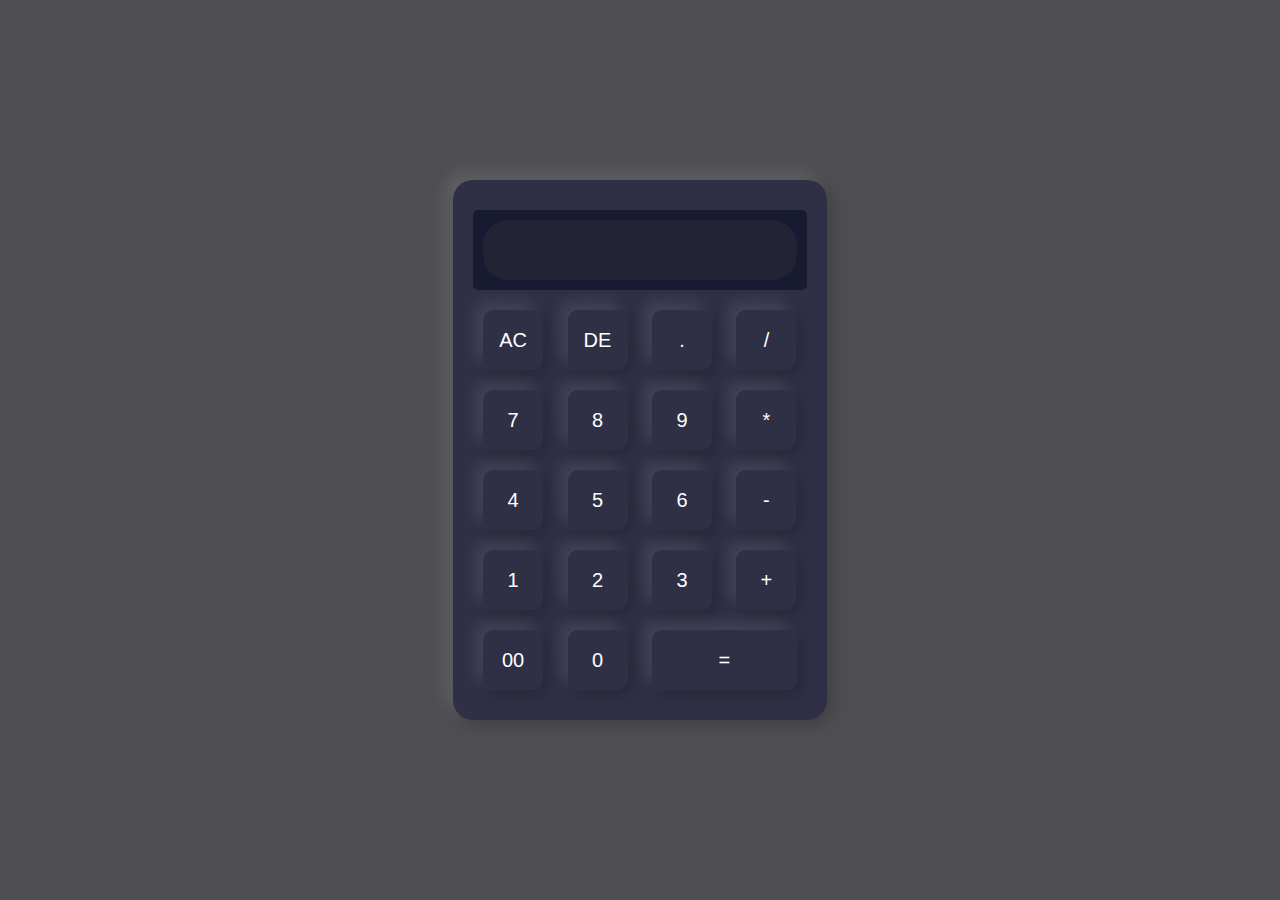
<file: Calculator/index.html>
<!DOCTYPE html>
<html lang="en">
  <head>
    <meta charset="UTF-8" />
    <meta name="viewport" content="width=device-width, initial-scale=1.0" />
    <title>Calculator</title>
    <link rel="stylesheet" href="styles.css" />
  </head>
  <body>
    <div class="container">
        <div class="calculator">
            <form>
                <div class="display">
                    <input type="text" name="display">
                </div>
                <div>
                    <input type="button" value="AC" onclick=" display.value= '' ">
                    <input type="button" value="DE" onclick=" display.value= display.value.toString().slice(0,-1) ">
                    <input type="button" value="." onclick=" display.value+= '.' ">
                    <input type="button" value="/" onclick=" display.value+= '/' ">
                </div>
                <div>
                    <input type="button" value="7" onclick=" display.value+= '7' ">
                    <input type="button" value="8" onclick=" display.value+= '8' ">
                    <input type="button" value="9" onclick=" display.value+= '9' ">
                    <input type="button" value="*" onclick=" display.value+= '*' ">
                </div>
                <div>
                    <input type="button" value="4" onclick=" display.value+= '4' ">
                    <input type="button" value="5" onclick=" display.value+= '5' ">
                    <input type="button" value="6" onclick=" display.value+= '6' ">
                    <input type="button" value="-" onclick=" display.value+= '-' ">
                </div>
                <div>
                    <input type="button" value="1" onclick=" display.value+= '1' ">
                    <input type="button" value="2" onclick=" display.value+= '2' ">
                    <input type="button" value="3" onclick=" display.value+= '3' ">
                    <input type="button" value="+" onclick=" display.value+= '+' ">
                </div>
                <div>
                    <input type="button" value="00" onclick=" display.value+= '00' ">
                    <input type="button" value="0" onclick=" display.value+= '0' ">
                    <input type="button" value="=" onclick=" display.value= eval(display.value)" class="equal">
                </div>
            </form>
        </div>
    </div>
  </body>
</html>
</file>
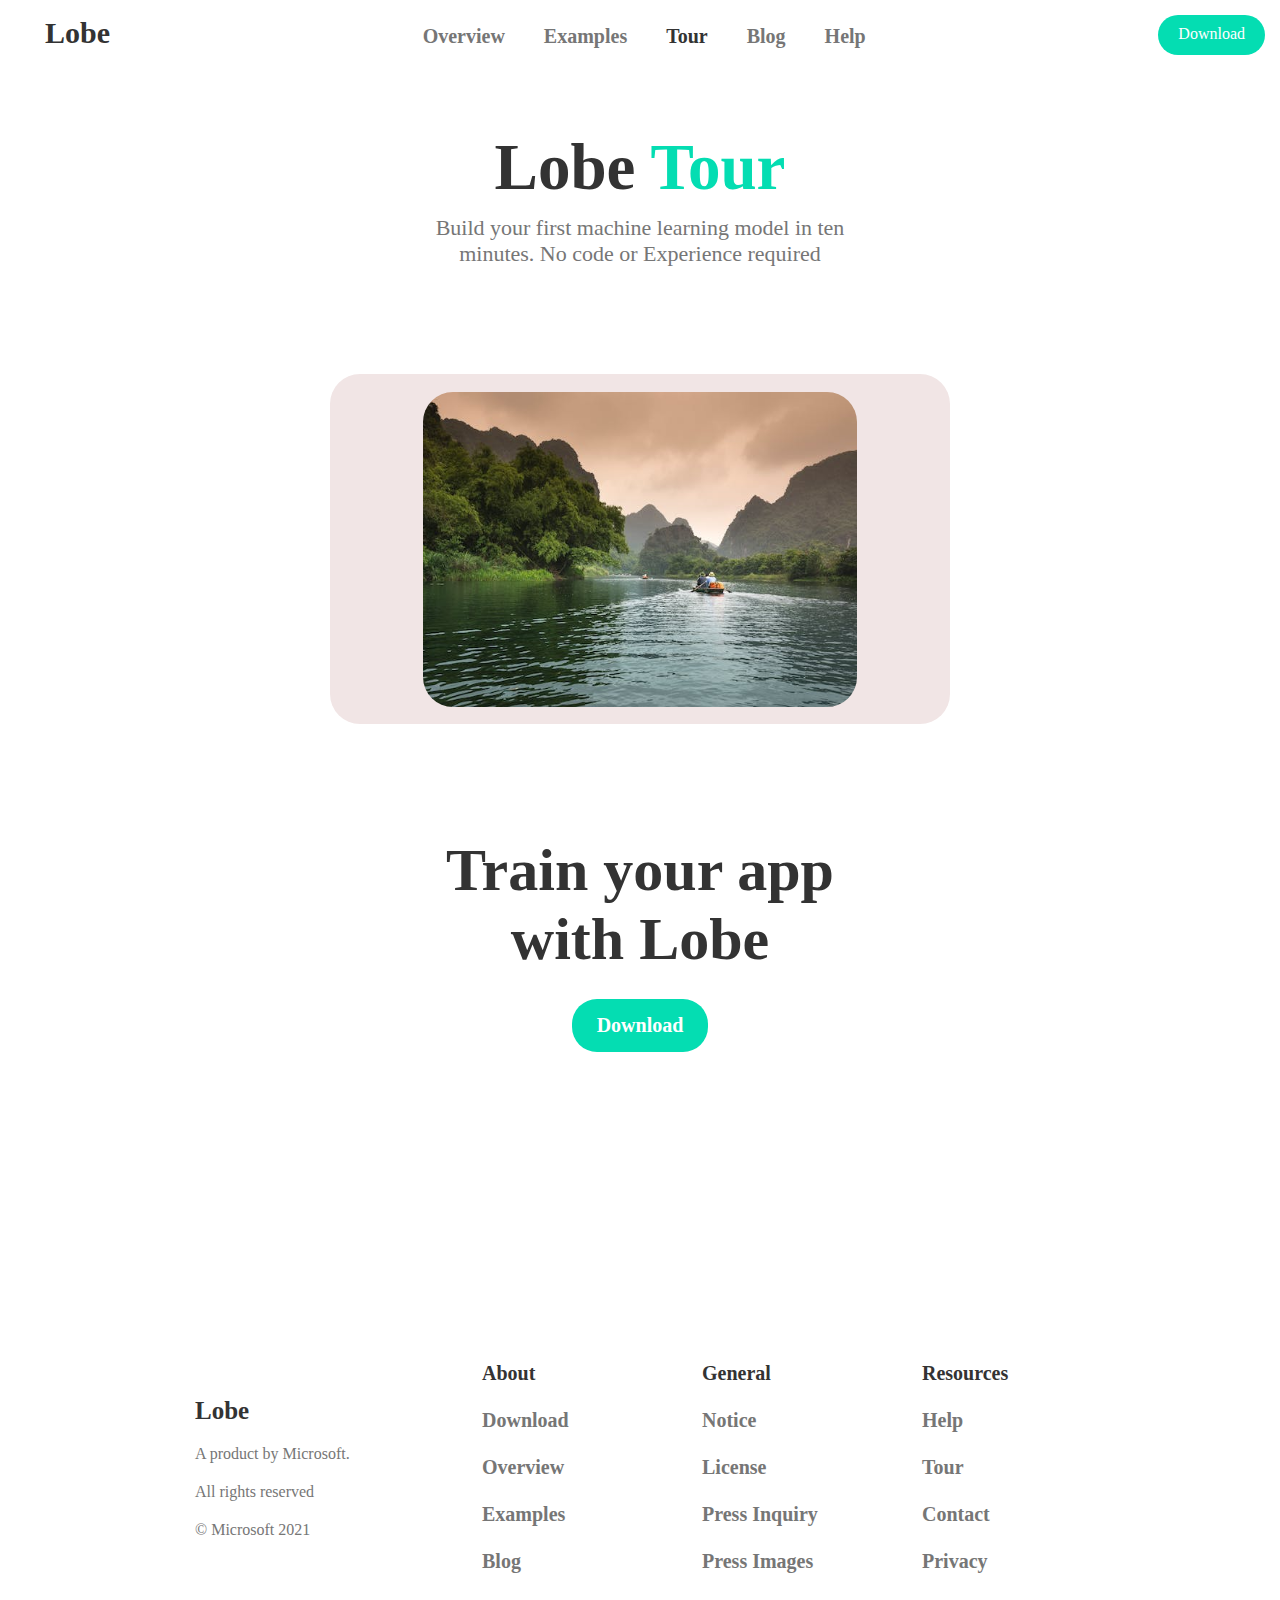
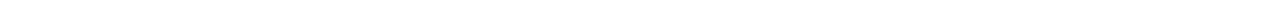
<file: Lobe Tour Page/index.html>
<!DOCTYPE html>
<html lang="en">
  <head>
    <meta charset="UTF-8" />
    <meta name="viewport" content="width=device-width, initial-scale=1.0" />
    <title>Lobe Tour</title>
    <link rel="stylesheet" href="style.css" />
  </head>
  <body>
    <header>
      <nav class="navbar">
        <a href="" class="logo">Lobe</a>
        <ul>
          <a href="#" class="up-btn">Overview</a>
          <a href="#" class="up-btn">Examples</a>
          <a href="#" class="up-btn" style="color: #333;">Tour</a>
          <a href="#" class="up-btn">Blog</a>
          <a href="#" class="up-btn">Help</a>
        </ul>
        <a href="#" id="download">Download</a>
      </nav>
    </header>
    <main class="main">
      <div class="title">
        <h1>Lobe <span style="color: #04ddb2;">Tour</span></h1>
      <p style="margin-top: 10px;">
        Build your first machine learning model in ten</p>
        <p style="margin-bottom: 35px;">minutes. No code or
        Experience required</p>
    </div>
      <div class="image">
        <div class="cont">
          <img src="tour.jpg" class="img" />
        </div>
      </div>
      <div class="tit2">
        <h1>Train your app</h1>
        <h1>with Lobe</h1>
        <a href="" class="down2">Download</a>
      </div>
    </main>
    <footer class="foot">
      <ul class="down" id="down1">
        <span class="npc" id="lobefoot">Lobe</span>
        <span class="npc">A product by Microsoft.</span>
        <span class="npc">All rights reserved</span>
        <span class="npc">&#169; Microsoft 2021 </span>
      </ul>
      <ul class="down">
        <a href="#" class="npc2">About</a>
        <a href="#" class="work">Download</a>
        <a href="#" class="work">Overview</a>
        <a href="#" class="work">Examples</a>
        <a href="#" class="work">Blog</a>
      </ul>
      <ul class="down">
        <a href="#" class="npc2">General</a>
        <a href="#" class="work">Notice</a>
        <a href="#" class="work">License</a>
        <a href="#" class="work">Press Inquiry</a>
        <a href="#" class="work">Press Images</a>
      </ul>
      <ul class="down">
        <a href="#" class="npc2">Resources</a>
        <a href="#" class="work">Help</a>
        <a href="#" class="work">Tour</a>
        <a href="#" class="work">Contact</a>
        <a href="#" class="work">Privacy</a>
      </ul>
    </footer>
  </body>
</html>
</file>
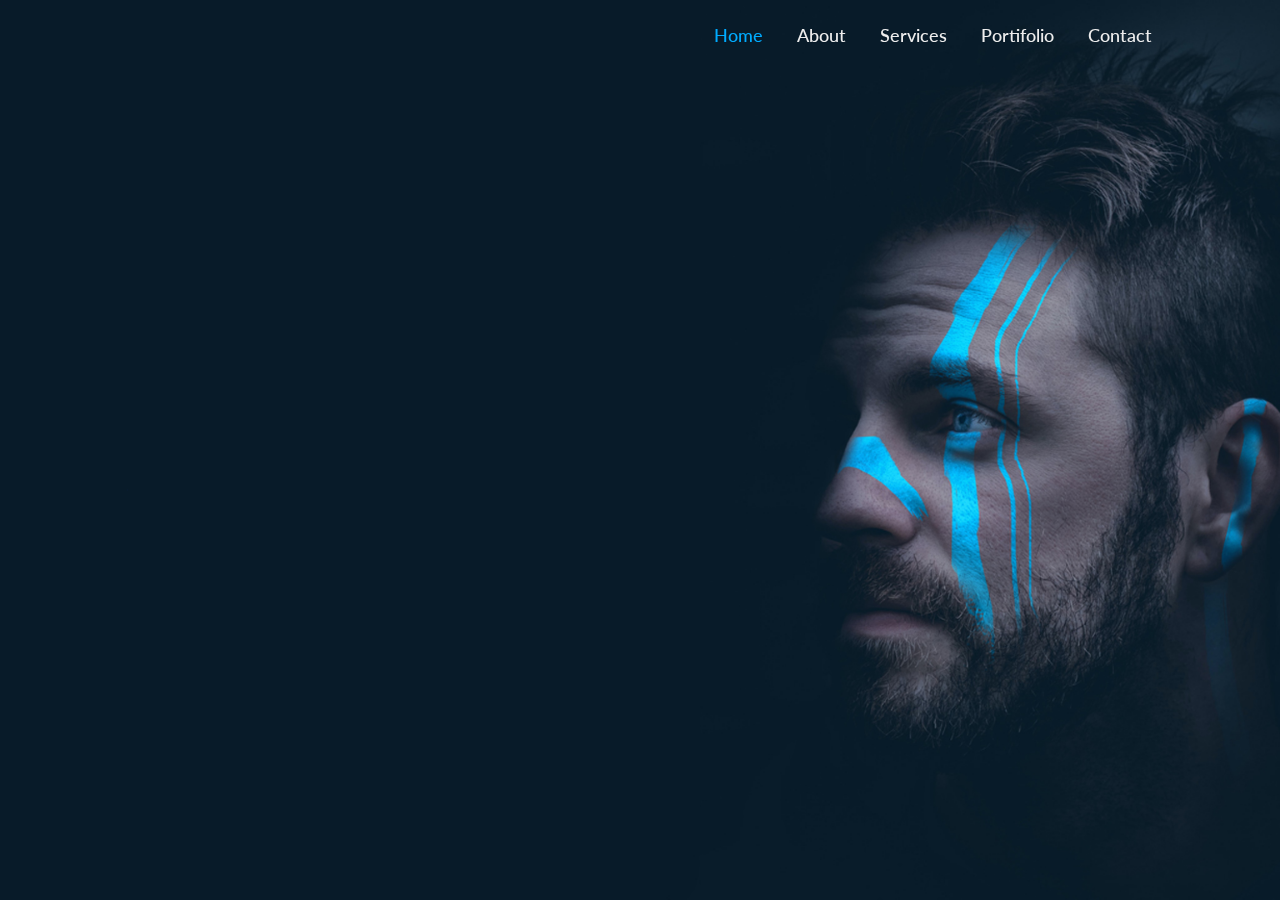
<file: Portifolio1/Index.htm>
<!DOCTYPE html>
<html lang="en">
  <head>
    <meta charset="UTF-8" />
    <meta name="viewport" content="width=device-width, initial-scale=1.0" />
    <title>Portifolio</title>
    <link rel="stylesheet" href="Css/style.css" />
    <link href='https://unpkg.com/boxicons@2.1.4/css/boxicons.min.css' rel='stylesheet'>
  </head>
  <body>
    <header class="header">
      <a href="#" class="logo">Talha.</a>
      <nav>
        <ul>
          <li><a href="#" class="active">Home</a></li>
          <li><a href="#">About</a></li>
          <li><a href="#">Services</a></li>
          <li><a href="#">Portifolio</a></li>
          <li><a href="#">Contact</a></li>
        </ul>
      </nav>
    </header>

    <section class="home">
      <div class="home-content">
        <h1>Hi, I'm Talha Azhar</h1>
        <h3>Frontend Developer</h3>
        <p>
          Lorem ipsum dolor sit amet consectetur adipisicing elit. Debitis
          reiciendis molestias ullam ratione, ipsam temporibus totam corrupti
          autem, eius corporis est accusamus quibusdam animi! Assumenda,
          possimus sunt.
        </p>
        <div class="btn">
          <a href="#">Hire Me</a>
          <a href="#">Let's Talk</a>
        </div>
      </div>
      <div class="home-sci">
        <a href="#"><i class='bx bxl-facebook'></i></a>
        <a href="#"><i class='bx bxl-instagram'></i></a>
        <a href="#"><i class='bx bxl-linkedin' ></i></a>
      </div>
    </section>
  </body>
</html>
</file>
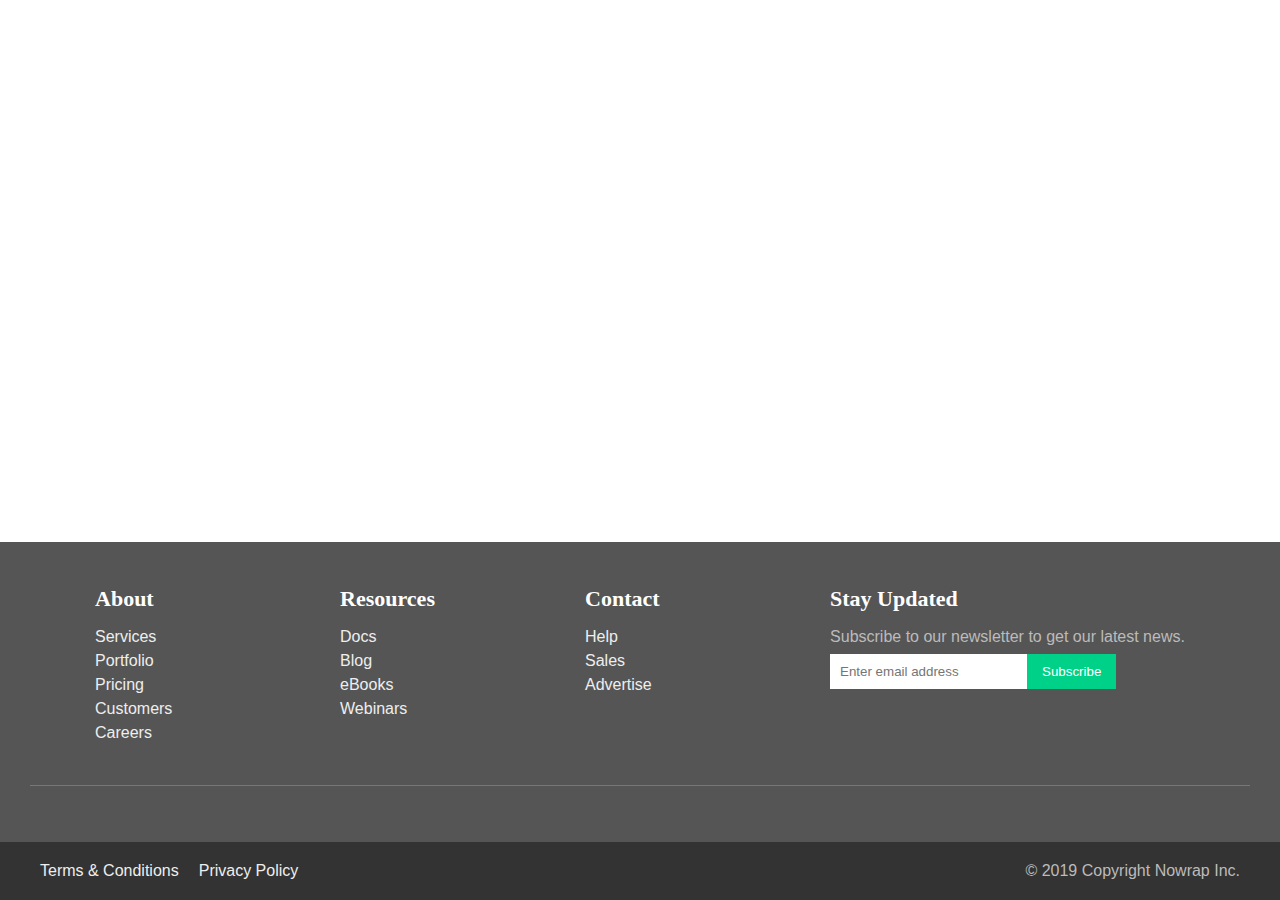
<file: Footer/demo.html>
<!DOCTYPE html>
<html lang="en">
  <head>
    <meta charset="UTF-8" />
    <meta name="viewport" content="width=device-width, initial-scale=1.0" />
    <title>Document</title>
    <link rel="stylesheet" href="style.css" />
  </head>
  <body>
    <div class="container"></div>
    <footer>
      <!-- Footer Main -->
      <section class="ft-main">
        <div class="ft-main-item">
          <h1 class="ft-title">About</h1>
          <ul>
            <li><a href="#">Services</a></li>
            <li><a href="#">Portfolio</a></li>
            <li><a href="#">Pricing</a></li>
            <li><a href="#">Customers</a></li>
            <li><a href="#">Careers</a></li>
          </ul>
        </div>
        <div class="ft-main-item">
          <h1 class="ft-title">Resources</h1>
          <ul>
            <li><a href="#">Docs</a></li>
            <li><a href="#">Blog</a></li>
            <li><a href="#">eBooks</a></li>
            <li><a href="#">Webinars</a></li>
          </ul>
        </div>
        <div class="ft-main-item">
          <h1 class="ft-title">Contact</h1>
          <ul>
            <li><a href="#">Help</a></li>
            <li><a href="#">Sales</a></li>
            <li><a href="#">Advertise</a></li>
          </ul>
        </div>
        <div class="ft-main-item">
          <h2 class="ft-title">Stay Updated</h2>
          <p>Subscribe to our newsletter to get our latest news.</p>
          <form>
            <input
              type="email"
              name="email"
              placeholder="Enter email address"
            />
            <input type="submit" value="Subscribe" />
          </form>
        </div>
      </section>

      <!--Footer Social-->
      <section class="ft-social">
        <ul class="ft-social-list">
          <li>
            <a href="#"><i class="fab fa-facebook"></i></a>
          </li>
          <li>
            <a href="#"><i class="fab fa-twitter"></i></a>
          </li>
          <li>
            <a href="#"><i class="fab fa-instagram"></i></a>
          </li>
          <li>
            <a href="#"><i class="fab fa-github"></i></a>
          </li>
          <li>
            <a href="#"><i class="fab fa-linkedin"></i></a>
          </li>
          <li>
            <a href="#"><i class="fab fa-youtube"></i></a>
          </li>
        </ul>
      </section>

      <!-- Footer Legal -->
      <section class="ft-legal">
        <ul class="ft-legal-list">
          <li><a href="#">Terms &amp; Conditions</a></li>
          <li><a href="#">Privacy Policy</a></li>
          <li>&copy; 2019 Copyright Nowrap Inc.</li>
        </ul>
      </section>
    </footer>
  </body>
</html>
</file>
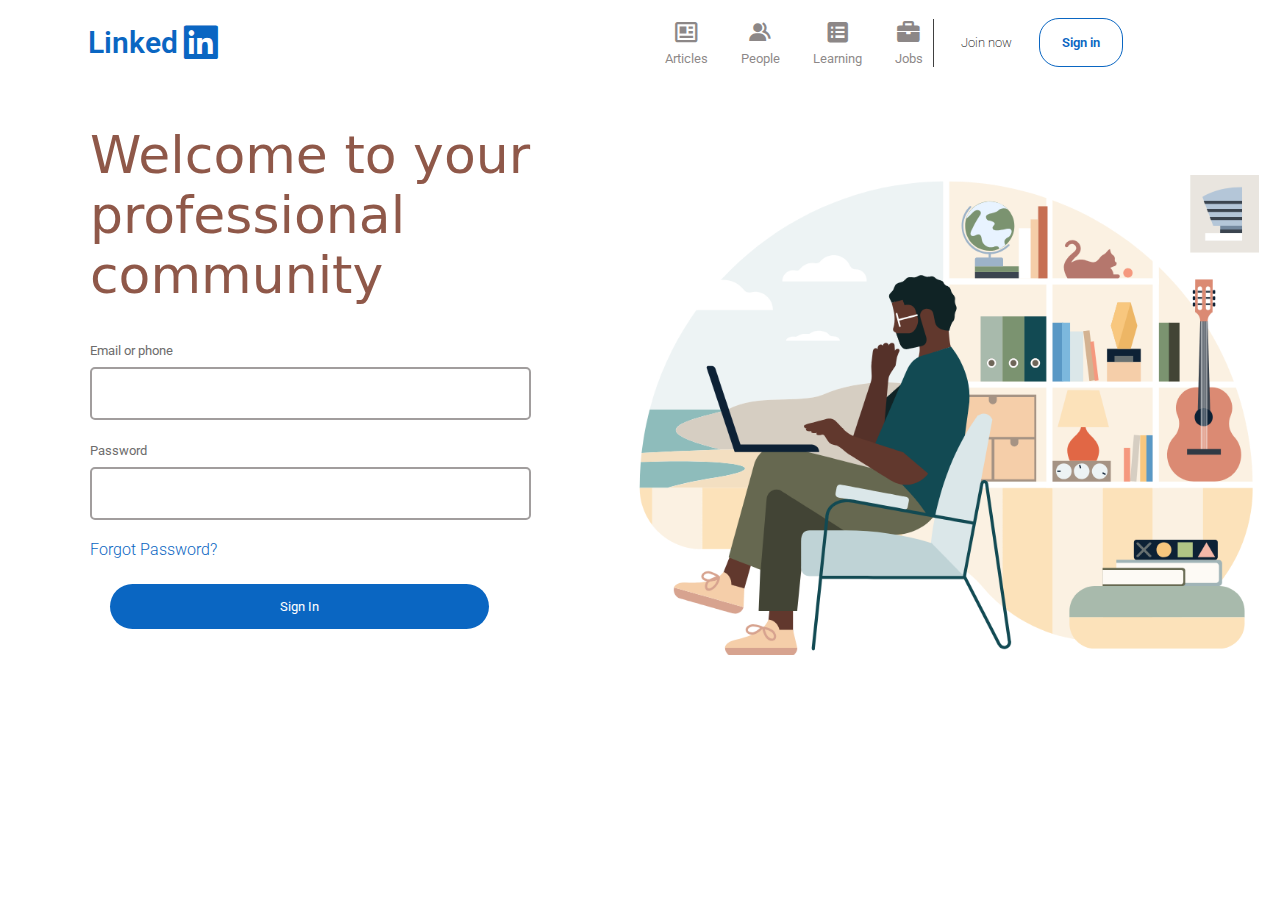
<file: lindkedIn Sign In/LinkedIn.html>
<!DOCTYPE html>
<html lang="en">
  <head>
    <meta charset="UTF-8" />
    <meta name="viewport" content="width=device-width, initial-scale=1.0" />
    <title>LinkedIn: Log In or Sign Up</title>

    <link rel="stylesheet" href="styles.css" />
    <link rel="stylesheet"
    href="https://unpkg.com/boxicons@latest/css/boxicons.min.css">
  </head>
  <body class="body">
    <nav class="header">
      <div class="logo">Linked<i class="bx bxl-linkedin-square"></i></div>
      <div class="right">
        <ul>
          <li><a href="#"><i class="bx bx-news"></i><br>Articles</a></li>
          <li><a href="#"><i class="bx bxs-group"></i><br>People</a></li>
          <li><a href="#"><i class="bx bxs-spreadsheet"></i><br>Learning</a></li>
          <li><a href="#"><i class="bx bxs-briefcase"></i><br>Jobs</a></li>
        </ul>
        <button class="btn" id="btn1">Join now</button>
        <button class="btn" id="btn2">Sign in</button>
      </div>
    </nav>
    <div class="main">
      <div class="main-content">
        <h1>Welcome to your professional community</h1>
        <form>
          <label for="EorP" class="up">Email or phone</label><br />
          <input type="email" id="EorP" name="EorP"/><br />
          <label for="Password" class="up">Password</label><br />
          <input type="password" id="password" name="password" /><br />
          <a href="#">Forgot Password?</a>
          <br />
          <button>Sign In</button>
        </form>
      </div>
      <div class="main-img">
        <img src="man-svg.png" alt="" />
      </div>
    </div>
  </body>
</html>
</file>
<file: Calculator/styles.css>
* {
  margin: 0;
  padding: 0;
  box-sizing: border-box;
  font-family: sans-serif;
}

.container {
  width: 100%;
  height: 100vh;
  display: flex;
  align-items: center;
  justify-content: center;
  background-color: #4f4f53;
}

.calculator {
  background: #2f3046;
  padding: 20px;
  border-radius: 20px;
  box-shadow: -8px -8px 15px rgba(255, 255, 255, 0.1),
  5px 5px 15px rgba(0, 0, 0, 0.2);
}

.calculator form input {
  border: 0;
  outline: 0;
  width: 60px;
  height: 60px;
  background-color: transparent;
  border-radius: 10px;
  box-shadow: -8px -8px 15px rgba(255, 255, 255, 0.1),
    5px 5px 15px rgba(0, 0, 0, 0.2);
  color: #fff;
  font-size: 20px;
  cursor: pointer;
  margin: 10px;
}

form .display {
  display: flex;
  justify-content: end;
  margin: 10px 0;
  background-color: #181a31;
  border-radius: 5px;
}

form .display input {
  text-align: end;
  flex: 1;
  box-shadow: none;
  font-size: 25px;
  background-color: #222335;
  padding: 0px 10px;
  border-radius: 25px;
}

form input.equal {
    width: 145px;
}
</file>
<file: Lobe Tour Page/style.css>
* {
  margin: 0;
  padding: 0;
  box-sizing: border-box;
}

.navbar {
  display: flex;
  justify-content: space-between;
  width: 100%;
  height: 70px;
}

.navbar .logo {
  text-decoration: none;
  padding: 16px 0 0 45px;
  color: #333;
  font-size: 30px;
  font-weight: 800;
}

.navbar #download {
  text-decoration: none;
  margin: 15px;
  padding: 10px 20px;
  color: #fff;
  background-color: #04ddb2;
  border-radius: 25px;
  transition: 0.3s;
}

.navbar #download:hover
{
  scale: 1.2;
}

.navbar ul {
  display: inline;
  margin-top: 25px;
}

ul a {
  text-decoration: none;
  color: #767676;
  font-size: 20px;
  font-weight: 600;
  margin-left: 35px;
  transition: 0.5s;
  position: relative;
}

ul .up-btn:hover {
  color: #333;
  scale: 1.2;
}

.main {
  display: flex;
  flex-direction: column;
  align-items: center;
  height: 140vh;
  width: 100%;
}

.title {
  display: flex;
  flex-direction: column;
  align-items: center;
  margin-top: 60px;
}

.title > h1 {
  color: #333;
  font-size: 65px;
}

.title > p {
  font-size: 22px;
  color: #767676;
}

.image {
  display: flex;
  justify-content: center;
  align-items: center;
  width: 100%;
  height: 100%;
}

.image .cont {
  display: flex;
  justify-content: center;
  align-items: center;
  width: 620px;
  height: 350px;
  border-radius: 30px;
  background-color: #f1e5e5;
}

.image .img {
  width: 70%;
  height: 90%;
  border-radius: 30px;
}

.tit2 {
  display: flex;
  flex-direction: column;
  align-items: center;
  height: 100%;
  margin-top: 40px;
}

.tit2 > h1 {
  font-size: 60px;
  color: #333;
}

.down2 {
  text-decoration: none;
  margin: 25px;
  padding: 15px 25px;
  font-size: 20px;
  font-weight: 600;
  color: #fff;
  background-color: #04ddb2;
  border-radius: 25px;
  transition: 0.5s;
}

.down2:hover
{
  scale: 1.1;
}

.foot {
  display: flex;
  flex-wrap: wrap;
  justify-content: center;
  width: 100%;
  height: 100%;
}

.down {
  display: flex;
  align-items: start;
  flex-direction: column;
  width: 220px;
  margin-top: 20px;
  margin-bottom: 35px;
}

#down1 {
  display: flex;
  justify-content: center;
  width: 250px;
  margin-top: 20px;
}

#down1 .npc {
  margin: 10px;
  color: #767676;
  cursor: default;
}

#down1 #lobefoot {
  color: #333;
  font-size: 25px;
  font-weight: 600;
}

.npc2 {
  padding: 12px;
  color: #333;
  cursor: default;
}

.down .work {
  padding: 12px;
  transition: 0.5s;
}

ul .work:hover
{
  scale: 1.1;
}
</file>
<file: Portifolio1/Css/style.css>
@import url("https://fonts.googleapis.com/css2?family=Lato:ital@1&display=swap");
* {
  margin: 0;
  padding: 0;
  box-sizing: border-box;
  font-family: "Lato", sans-serif;
}

.header {
  position: fixed;
  top: 0;
  left: 0;
  width: 100%;
  padding: 20px 10%;
  display: flex;
  justify-content: space-between;
  align-items: center;
  z-index: 100;
}

.logo {
  font-size: 25px;
  color: #ededed;
  text-decoration: none;
  font-weight: 600;
  position: relative;
  
}

.logo::before{
  content: '';
  top: 0;
  right: 0;
  width: 100%;
  height: 100%;
  position: absolute;
  background: #081b29;
  animation: showLeft 1s ease forwards;
  animation-delay: .4s;
}

body {
 
  color: #ededed;
  font-family: "Lato", sans-serif;
}

ul li {
  display: inline;
}

ul li a {
  text-decoration: none;
  color: #ededed;
  font-size: 18px;
  font-weight: 500;
  margin-left: 30px;
  transition: 0.5s;
}

ul li a:hover,
ul li a.active {
  color: #00abfe;
}

.home {
  display: flex;
  height: 100vh;
  background: url(home.jpg) no-repeat;
  background-size: cover;
  background-position: center;
  align-items: center;
  padding: 0 10%;
}

.home-content {
  max-width: 600px;
}

.home-content h1 {
  position: relative;
  font-size: 56px;
  font-weight: 700;
  line-height: 1.2;
}

.home-content h1::before{
  content: '';
  top: 0;
  right: 0;
  width: 100%;
  height: 100%;
  position: absolute;
  background: #081b29;
  animation: showLeft 1s ease forwards;
  animation-delay: 0.8s;
}

.home-content h3 {
  position: relative;
  font-size: 32px;
  font-weight: 700;
  color: #00abf0;
}

.home-content h3::before{
  content: '';
  top: 0;
  right: 0;
  width: 100%;
  height: 100%;
  position: absolute;
  background: #081b29;
  animation: showLeft 1s ease forwards;
  animation-delay: 1s;
}

.home-content p {
  position: relative;
  font-size: 16px;
  padding: 20px 0 40px;
}

.home-content p::before{
  content: '';
  top: 0;
  right: 0;
  width: 100%;
  height: 100%;
  position: absolute;
  background: #081b29;
  animation: showLeft 1s ease forwards;
  animation-delay: 1.2s;
}

.btn {
  position: relative;
  display: flex;
  justify-content: space-between;
  width: 345px;
  height: 50px;
}

 .btn::before{
  content: '';
  top: 0;
  right: 0;
  width: 100%;
  height: 100%;
  position: absolute;
  background: #081b29;
  animation: showLeft 1s ease forwards;
  animation-delay: 1.4s;
  z-index: 2;
}

.btn a {
  position: relative;
  display: inline-flex;
  justify-content: center;
  align-items: center;
  width: 150px;
  height: 100%;
  background: #00abf0;
  border: 2px solid #00abf0;
  border-radius: 8px;
  color: #081b29;
  text-decoration: none;
  font-weight: 600;
  font-size: 20px;
  letter-spacing: 1px;
  z-index: 1;
  overflow: hidden;
  transition: 0.5s;
}

.btn a:nth-child(2) {
  background: transparent;
  color: #00abf0;
}
.btn a:nth-child(2)::before {
  background: #00abf0;
}
.btn a:nth-child(2):hover {
  color: #081b29;
}

.btn a:hover {
  color: #00abf0;
}

.btn a::before {
  content: "";
  position: absolute;
  top: 0;
  left: 0;
  width: 0;
  height: 100%;
  background: #081b29;
  z-index: -1;
  transition: 0.5s;
}

.btn a:hover::before {
  width: 100%;
}

.home-sci
{
  position: absolute;
  bottom: 40px;
  width: 170px;
  display: flex;
  justify-content: space-between;
} 

.home-sci::before{
  content: '';
  top: 0;
  right: 0;
  width: 100%;
  height: 100%;
  position: absolute;
  background: #081b29;
  animation: showLeft 1s ease forwards;
  animation-delay: 1.6s;
  z-index: 2;
}

.home-sci a {
  position: relative;
  display: inline-flex;
  justify-content: center;
  align-items: center;
  width: 40px;
  height: 40px;
  background: transparent;
  border: 2px solid  #00abf0;
  border-radius: 50%;
  font-size: 20px;
  color: #00abf0;
  text-decoration: none;
  z-index: 1;
  overflow: hidden;
}

.home-sci a::before
{
  position: absolute;
  content: '';
  top: 0;
  left: 0;
  width: 0;
  height: 100%;
  background: #00abf0;
  z-index: -1;
  transition: .5s;
} 

.home-sci a:hover{
  color: #081b29;
}

.home-sci a:hover::before
{
  width: 100%;
}

@keyframes showLeft {
  100%{
    width: 0;
  }
}
</file>
<file: Footer/style.css>
* {
    box-sizing: border-box;
    font-family: "Lato", sans-serif;
    margin: 0;
    padding: 0;
  }
  ul {
    list-style: none;
    padding-left: 0;
  }
  footer {
    background-color: #555;
    color: #bbb;
    line-height: 1.5;
  }
  footer a {
    text-decoration: none;
    color: #eee;
  }
  a:hover {
    text-decoration: underline;
  }
  .ft-title {
    color: #fff;
    font-family: "Merriweather", serif;
    font-size: 1.375rem;
    padding-bottom: 0.625rem;
  }
  /* Sticks footer to bottom */
  body {
    display: flex;
    min-height: 100vh;
    flex-direction: column;
  }
  .container {
    flex: 1;
  }
  /* Footer main */
  .ft-main {
    padding: 1.25rem 1.875rem;
    display: flex;
    flex-wrap: wrap;
  }
  @media only screen and (min-width: 29.8125rem /* 477px */) {
    .ft-main {
      justify-content: space-evenly;
    }
  }
  @media only screen and (min-width: 77.5rem /* 1240px */) {
    .ft-main {
      justify-content: space-evenly;
    }
  }
  .ft-main-item {
    padding: 1.25rem;
    min-width: 12.5rem;
  }
  
  /* Footer main | Newsletter form */
  form {
    display: flex;
    flex-wrap: wrap;
  }
  input[type="email"] {
    border: 0;
    padding: 0.625rem;
    margin-top: 0.3125rem;
  }
  input[type="submit"] {
    background-color: #00d188;
    color: #fff;
    cursor: pointer;
    border: 0;
    padding: 0.625rem 0.9375rem;
    margin-top: 0.3125rem;
  }
  /* Footer social */
  .ft-social {
    padding: 0 1.875rem 1.25rem;
  }
  .ft-social-list {
    display: flex;
    justify-content: center;
    border-top: 1px #777 solid;
    padding-top: 1.25rem;
  }
  .ft-social-list li {
    margin: 0.5rem;
    font-size: 1.25rem;
  }
  /* Footer legal */
  .ft-legal {
    padding: 0.9375rem 1.875rem;
    background-color: #333;
  }
  .ft-legal-list {
    width: 100%;
    display: flex;
    flex-wrap: wrap;
  }
  .ft-legal-list li {
    margin: 0.125rem 0.625rem;
    white-space: nowrap;
  }
  /* one before the last child */
  .ft-legal-list li:nth-last-child(2) {
      flex: 1;
  }
</file>
<file: lindkedIn Sign In/styles.css>
@import url('https://fonts.googleapis.com/css2?family=Roboto:ital,wght@0,500;1,100&display=swap');

* {
  margin: 0;
  padding: 0;
  box-sizing: border-box;
  font-family: 'Roboto', sans-serif;
}

.body {
  max-height: 100vh;
}

.header {
  display: flex;
  align-items: center;
  justify-content: space-between;
  margin: 18px;

}

.logo {
    display: flex;
    align-items: center; 
    font-size: 30px;
    font-weight: 600;
    margin-left: 70px;
    color: #0a66c2;
    cursor: pointer;
  }
  
  .logo i {
    font-size: 45px;
    margin-right: 10px; 
  }

.right {
  display: flex;
  width: 48%;
  align-items: center;
}

ul {
  display: flex;
  justify-content: space-between;
  width: 45%;
  list-style: none;
  padding-right: 10px;
  border-right: 1px solid rgb(0 0 0 / 75%);
}

ul li a {
  text-decoration: none;
  font-size: 13px;
  color: rgba(102, 96, 96, 0.75);
  transition: 0.3s ease;
}

ul li a:hover
{
    color: rgba(0, 0, 0, 0.75);
}

ul li a i
{
    font-size: 27px;
    width: 100%;
    text-align: center;
}


.btn {
  display: flex;
  margin-left: 5px;
  padding: 16px 22px;
  border-radius: 20px;
  background-color: transparent;
  cursor: pointer;
}

#btn1
{
    border: none;
    font-weight: 200;
    transition: 0.3s ease;
}

#btn1:hover
{
    background-color: #e7e5e5;
}

#btn2
{
    color: #0a66c2;
    border: 1px solid #0a66c2;
    font-weight: 600;
    transition: 0.3s ease;
}

#btn2:hover
{
    color: #0c539b;
    background-color: #ebedf0;
}

.main {
  display: flex;
  justify-content: space-between;
  height: 570px;
}

.main-content {
  width: 43%;
  margin-left: 90px;
  margin-top: 40px;
}
.main-content h1 {
  font-size: 52px;
  font-weight: 200;
  margin-bottom: 35px;
  color: #8f5849;
  font-family: system-ui, -apple-system, BlinkMacSystemFont, 'Segoe UI', Roboto, Oxygen, Ubuntu, Cantarell, 'Open Sans', 'Helvetica Neue', sans-serif;
}

.up
{
    font-size: 13px;
    color: #6d6c6c;
}

form #EorP,
form #password {
  box-sizing: border-box;
  padding: 17px 130px;
  margin-top: 8px;
  margin-bottom: 20px;
  border-radius: 5px;
  border: 2px solid rgb(161, 157, 157); 
  transition: 0.3s ease;
}

form #EorP:hover,
form #password:hover {
  border: 2px solid black; 
  background-color: #f7f7f7;
}


form a {
  text-decoration: none;
  font-size: 16px;
  font-weight: 300;
  transition: 0.3s ease;
  color: #0a66c2;
}

form a:hover
{
    color: #0c539b;
    text-decoration: underline;
}

form button {
  margin-top: 25px;
  padding: 15px 170px;
  margin-left: 20px;
  border-radius: 25px;
  border: none;
  color: #fff;
  background-color: #0a66c2;
  cursor: pointer;
  transition: 0.3s ease;
}

form button:hover {
  background-color: #0c539b;
}

.main-img {
  width: 700px;
  height: 500px;
  position: relative;
  overflow: hidden;
  margin-top: 70px;
}

.main-img img {
  position: absolute;
  width: 100%;
  height: 100%;
  padding-left: 0px;
  object-fit: contain;
  margin-top: 20px;
}
</file>
